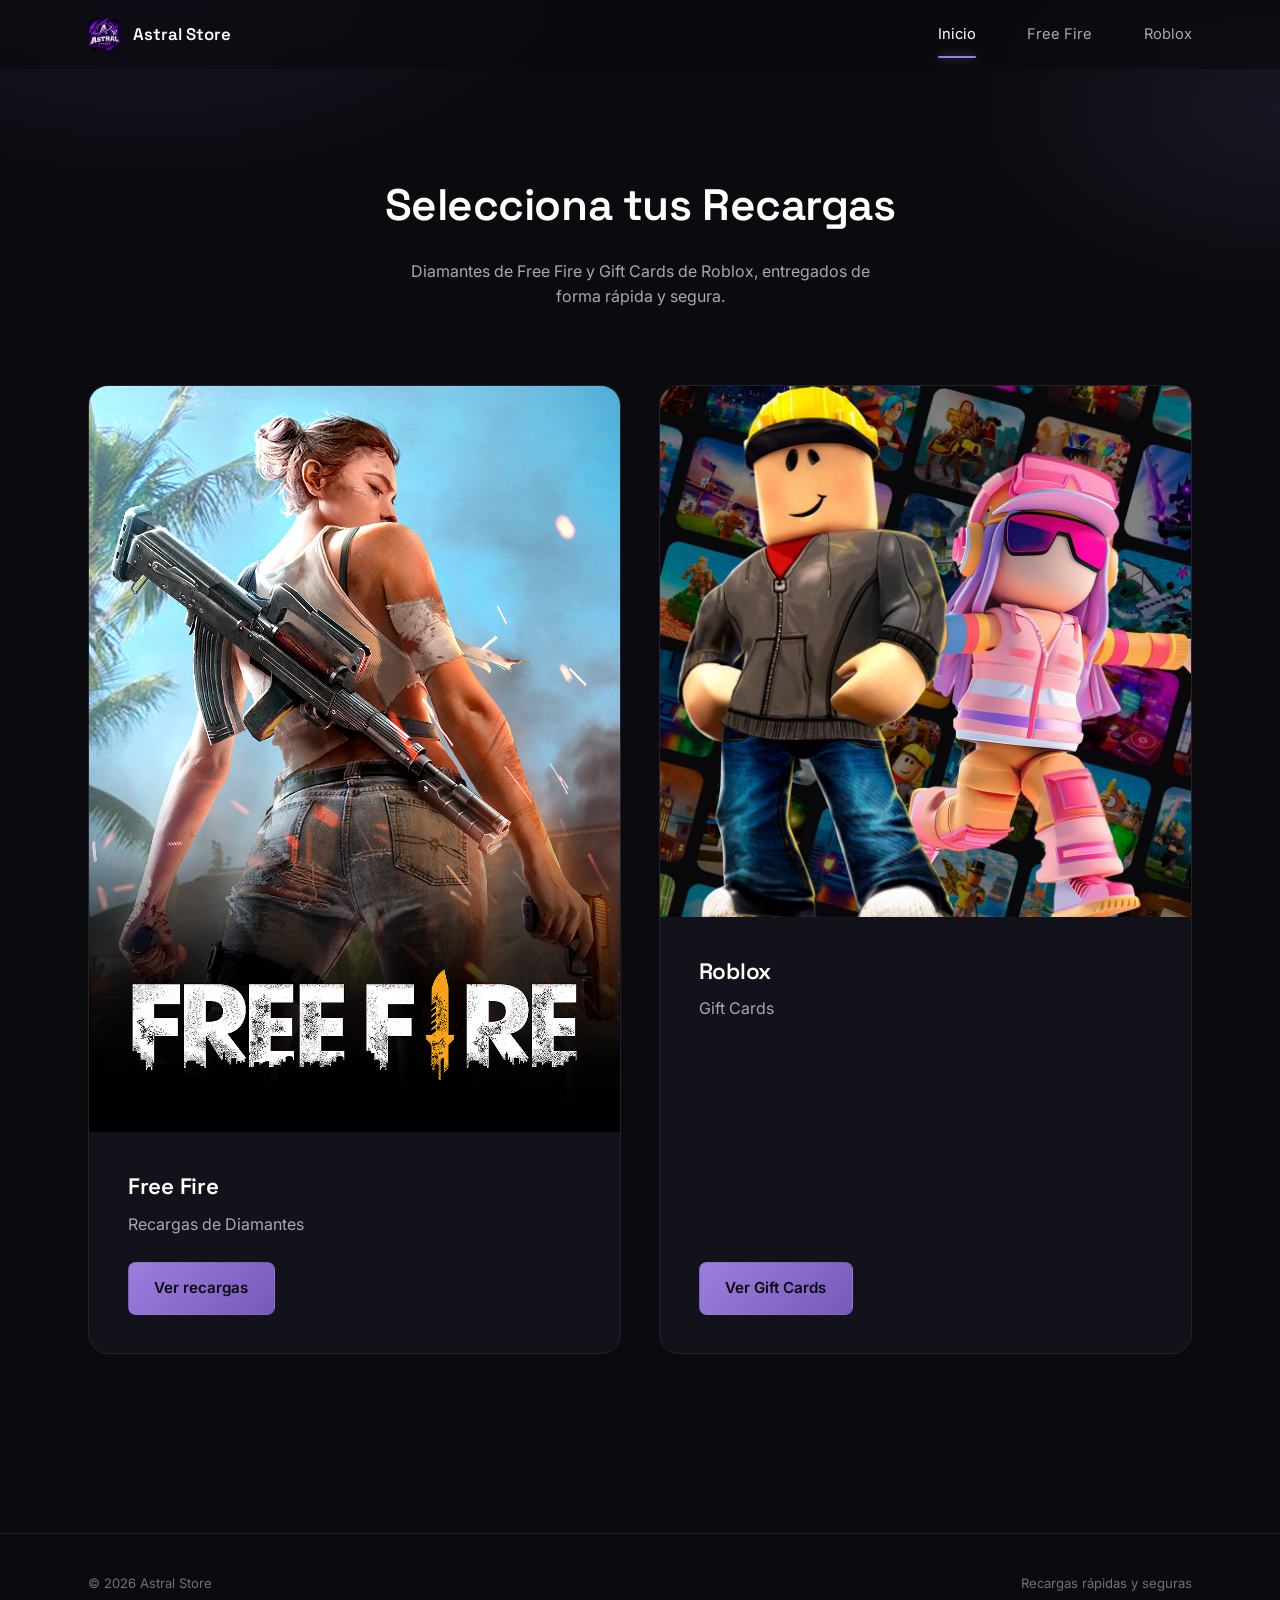
<file: index.html>
<!DOCTYPE html>
<html lang="es">
<head>
  <meta charset="UTF-8" />
  <meta name="viewport" content="width=device-width, initial-scale=1.0" />
  <title>Astral Store — Recargas Free Fire y Gift Cards Roblox</title>
  <meta name="description" content="Astral Store: recargas de Diamantes de Free Fire y Gift Cards de Roblox, entrega rápida y segura." />
  <link rel="stylesheet" href="css/style.css" />
</head>
<body>

  <header class="navbar">
    <div class="container">
      <a href="index.html" class="brand">
        <img src="assets/logo.png" alt="Astral Store" data-fallback-label="Astral Store" />
        <span>Astral Store</span>
      </a>

      <nav class="nav-links" id="navLinks">
        <a href="index.html" class="active">Inicio</a>
        <a href="freefire.html">Free Fire</a>
        <a href="roblox.html">Roblox</a>
      </nav>

      <button class="nav-toggle" id="navToggle" aria-label="Abrir menú" aria-expanded="false">
        <span></span><span></span><span></span>
      </button>
    </div>
  </header>

  <main>
    <section class="hero container">
      <h1>Selecciona tus Recargas</h1>
      <p>Diamantes de Free Fire y Gift Cards de Roblox, entregados de forma rápida y segura.</p>
    </section>

    <section class="container">
      <div class="game-grid">

        <article class="game-card">
          <div class="game-card__media">
            <img src="assets/freefire.jpg" alt="Free Fire" data-fallback-label="Free Fire" />
          </div>
          <div class="game-card__body">
            <h2>Free Fire</h2>
            <p>Recargas de Diamantes</p>
            <a href="freefire.html" class="btn btn-primary">Ver recargas</a>
          </div>
        </article>

        <article class="game-card">
          <div class="game-card__media">
            <img src="assets/roblox.jpg" alt="Roblox" data-fallback-label="Roblox" />
          </div>
          <div class="game-card__body">
            <h2>Roblox</h2>
            <p>Gift Cards</p>
            <a href="roblox.html" class="btn btn-primary">Ver Gift Cards</a>
          </div>
        </article>

      </div>
    </section>
  </main>

  <footer class="footer">
    <div class="container">
      <span>© <span data-year></span> Astral Store</span>
      <span>Recargas rápidas y seguras</span>
    </div>
  </footer>

  <script src="js/main.js"></script>
</body>
</html>
</file>
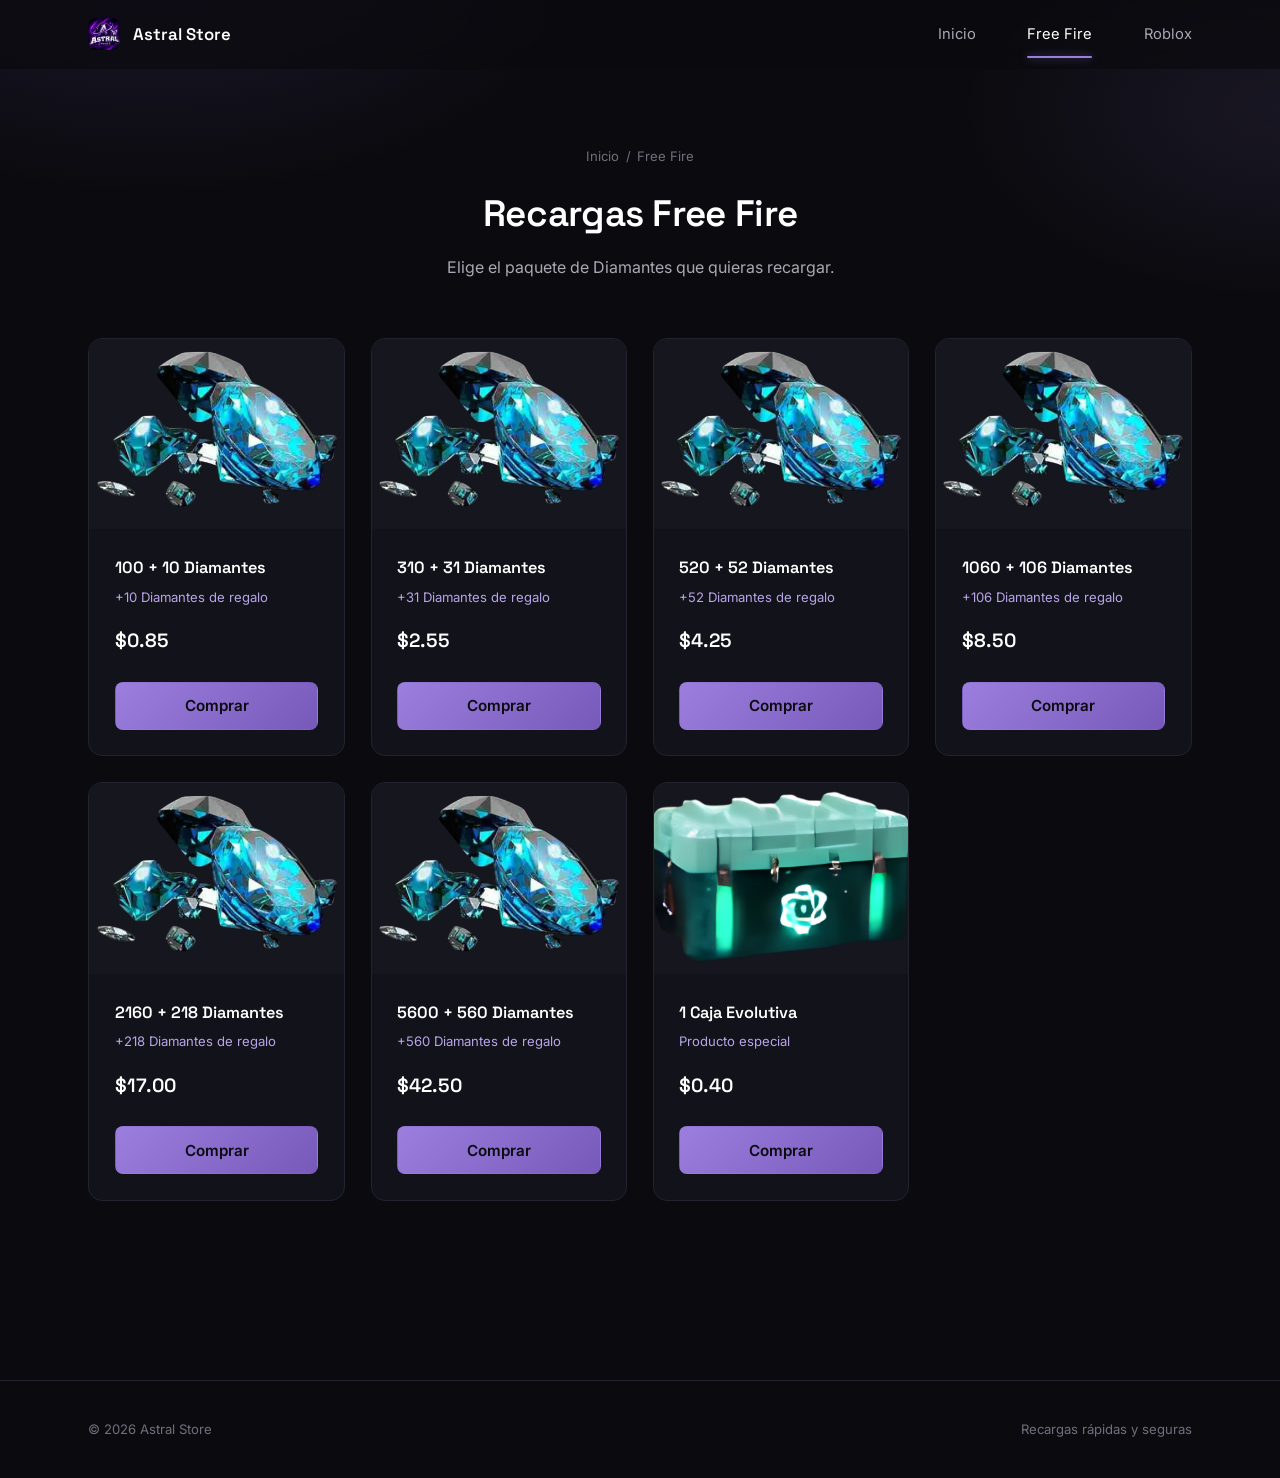
<file: freefire.html>
<!DOCTYPE html>
<html lang="es">
<head>
  <meta charset="UTF-8" />
  <meta name="viewport" content="width=device-width, initial-scale=1.0" />
  <title>Recargas Free Fire — Astral Store</title>
  <meta name="description" content="Recargas de Diamantes de Free Fire. Elige tu paquete y compra en segundos." />
  <link rel="stylesheet" href="css/style.css" />
</head>
<body>

  <header class="navbar">
    <div class="container">
      <a href="index.html" class="brand">
        <img src="assets/logo.png" alt="Astral Store" data-fallback-label="Astral Store" />
        <span>Astral Store</span>
      </a>

      <nav class="nav-links" id="navLinks">
        <a href="index.html">Inicio</a>
        <a href="freefire.html" class="active">Free Fire</a>
        <a href="roblox.html">Roblox</a>
      </nav>

      <button class="nav-toggle" id="navToggle" aria-label="Abrir menú" aria-expanded="false">
        <span></span><span></span><span></span>
      </button>
    </div>
  </header>

  <main>
    <section class="page-header container">
      <div class="breadcrumb">
        <a href="index.html">Inicio</a>
        <span>/</span>
        <span>Free Fire</span>
      </div>
      <h1>Recargas Free Fire</h1>
      <p>Elige el paquete de Diamantes que quieras recargar.</p>
    </section>

    <section class="container">
      <div class="product-grid" id="freefireGrid" aria-live="polite">
        <!-- Los productos se generan dinámicamente desde js/products.js -->
      </div>
    </section>
  </main>

  <footer class="footer">
    <div class="container">
      <span>© <span data-year></span> Astral Store</span>
      <span>Recargas rápidas y seguras</span>
    </div>
  </footer>

  <script type="module" src="js/products.js"></script>
  <script type="module" src="js/orders.js"></script>
  <script type="module" src="js/main.js"></script>
  <script type="module">
    function renderFreeFireGrid() {
      const grid = document.getElementById("freefireGrid");
      if (!grid) return;

      // Leemos la lista directamente desde window para evitar errores de referencia
      const products = window.FREEFIRE_PRODUCTS || [];

      if (!products.length) {
        grid.innerHTML = `<p class="empty-state">No hay productos disponibles por el momento.</p>`;
        return;
      }

      grid.innerHTML = products.map((p) => `
        <article class="product-card">
          <div class="product-card__media">
            <img src="${p.image}" alt="${p.name}" data-fallback-label="${p.name}" />
          </div>
          <div class="product-card__body">
            <span class="product-card__name">${p.name}</span>
            <span class="product-card__bonus">${p.bonus}</span>
            <span class="product-card__price">${window.formatPrice(p.price)}</span>
            <button class="btn btn-primary" data-product-id="${p.id}">Comprar</button>
          </div>
        </article>
      `).join("");

      grid.querySelectorAll("[data-product-id]").forEach((btn) => {
        btn.addEventListener("click", () => {
          const productId = btn.getAttribute("data-product-id");
          window.selectProduct(productId);
        });
      });
    }

    document.addEventListener("DOMContentLoaded", renderFreeFireGrid);
  </script>
</file>
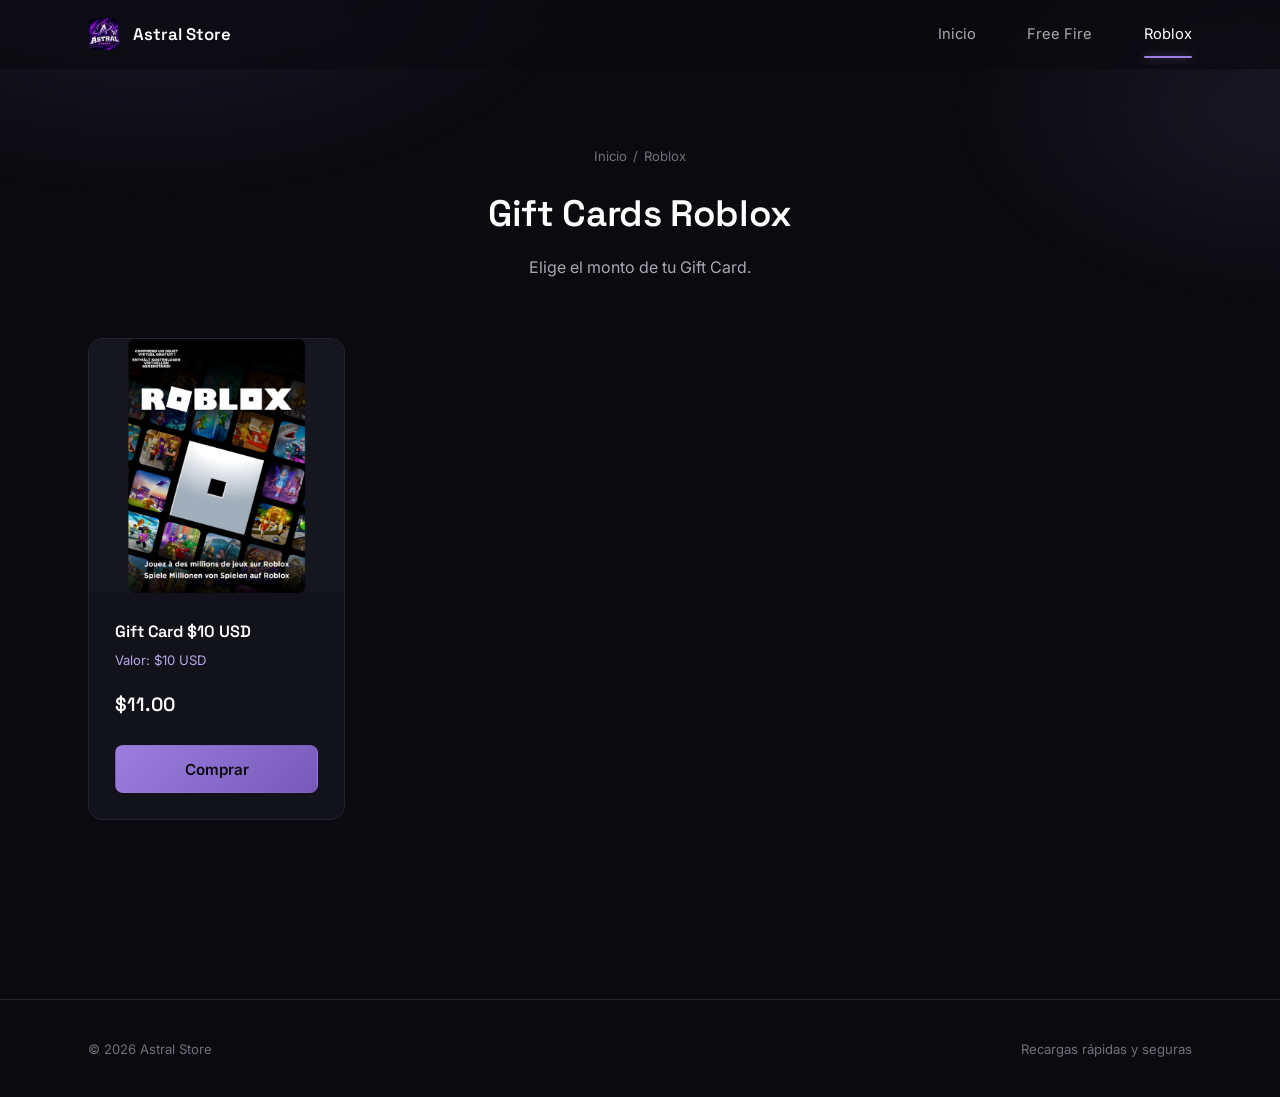
<file: roblox.html>
<!DOCTYPE html>
<html lang="es">
<head>
  <meta charset="UTF-8" />
  <meta name="viewport" content="width=device-width, initial-scale=1.0" />
  <title>Gift Cards Roblox — Astral Store</title>
  <meta name="description" content="Gift Cards de Roblox. Elige tu monto y compra en segundos." />
  <link rel="stylesheet" href="css/style.css" />
</head>
<body>

  <header class="navbar">
    <div class="container">
      <a href="index.html" class="brand">
        <img src="assets/logo.png" alt="Astral Store" data-fallback-label="Astral Store" />
        <span>Astral Store</span>
      </a>

      <nav class="nav-links" id="navLinks">
        <a href="index.html">Inicio</a>
        <a href="freefire.html">Free Fire</a>
        <a href="roblox.html" class="active">Roblox</a>
      </nav>

      <button class="nav-toggle" id="navToggle" aria-label="Abrir menú" aria-expanded="false">
        <span></span><span></span><span></span>
      </button>
    </div>
  </header>

  <main>
    <section class="page-header container">
      <div class="breadcrumb">
        <a href="index.html">Inicio</a>
        <span>/</span>
        <span>Roblox</span>
      </div>
      <h1>Gift Cards Roblox</h1>
      <p>Elige el monto de tu Gift Card.</p>
    </section>

    <section class="container">
      <div class="product-grid" id="robloxGrid" aria-live="polite">
        <!-- Los productos se generan dinámicamente desde js/products.js -->
      </div>
    </section>
  </main>

  <footer class="footer">
    <div class="container">
      <span>© <span data-year></span> Astral Store</span>
      <span>Recargas rápidas y seguras</span>
    </div>
  </footer>

  <script src="js/products.js"></script>
  <script src="js/orders.js"></script>
  <script src="js/main.js"></script>
  <script>
    function renderRobloxGrid() {
      const grid = document.getElementById("robloxGrid");
      if (!grid) return;

      if (!ROBLOX_PRODUCTS.length) {
        grid.innerHTML = `<p class="empty-state">No hay Gift Cards disponibles por el momento.</p>`;
        return;
      }

      grid.innerHTML = ROBLOX_PRODUCTS.map((p) => `
        <article class="product-card">
          <div class="product-card__media">
            <img src="${p.image}" alt="${p.name}" data-fallback-label="${p.name}" />
          </div>
          <div class="product-card__body">
            <span class="product-card__name">${p.name}</span>
            <span class="product-card__bonus">${p.bonus}</span>
            <span class="product-card__price">${formatPrice(p.price)}</span>
            <button class="btn btn-primary" data-product-id="${p.id}">Comprar</button>
          </div>
        </article>
      `).join("");

      grid.querySelectorAll("[data-product-id]").forEach((btn) => {
        btn.addEventListener("click", () => {
          setSelectedProduct(btn.getAttribute("data-product-id"));
          window.location.href = "compra-roblox.html";
        });
      });
    }

    document.addEventListener("DOMContentLoaded", renderRobloxGrid);
  </script>
</body>
</html>
</file>
<file: css/style.css>
/* ==========================================================================
   Astral Store — style.css
   Estética: gaming, oscura, minimalista, negro + morado suave.
   ========================================================================== */

/* --------------------------------------------------------------------
   0. Fuentes
   -------------------------------------------------------------------- */
@import url("https://fonts.googleapis.com/css2?family=Space+Grotesk:wght@500;600;700&family=Inter:wght@400;500;600&display=swap");

/* --------------------------------------------------------------------
   1. Tokens / variables
   -------------------------------------------------------------------- */
:root {
  /* Colores base */
  --bg-primary: #0b0b0f;
  --bg-secondary: #12121a;
  --bg-elevated: #16161f;
  --border-subtle: #232330;
  --border-strong: #2e2e3d;

  --purple-main: #9b7ede;
  --purple-secondary: #7659b8;
  --purple-light: #b8a5e8;

  --text-primary: #ffffff;
  --text-secondary: #a8a8b3;
  --text-muted: #6f6f7d;

  --success: #6fcf97;
  --error: #e08585;

  /* Tipografía */
  --font-display: "Space Grotesk", "Inter", sans-serif;
  --font-body: "Inter", sans-serif;

  /* Espaciado */
  --space-1: 0.4rem;
  --space-2: 0.8rem;
  --space-3: 1.2rem;
  --space-4: 1.6rem;
  --space-5: 2.4rem;
  --space-6: 3.2rem;
  --space-7: 4.8rem;
  --space-8: 6.4rem;

  /* Forma */
  --radius-s: 8px;
  --radius-m: 14px;
  --radius-l: 20px;

  /* Sombras / glow */
  --glow-soft: 0 0 0 1px rgba(155, 126, 222, 0.12), 0 12px 32px -12px rgba(118, 89, 184, 0.35);
  --glow-strong: 0 0 0 1px rgba(155, 126, 222, 0.25), 0 20px 48px -14px rgba(155, 126, 222, 0.45);

  --transition-fast: 160ms ease;
  --transition-base: 240ms cubic-bezier(0.2, 0.7, 0.3, 1);

  --content-width: 1180px;
}

/* --------------------------------------------------------------------
   2. Reset
   -------------------------------------------------------------------- */
*,
*::before,
*::after {
  box-sizing: border-box;
}

html {
  scroll-behavior: smooth;
}

@media (prefers-reduced-motion: reduce) {
  html {
    scroll-behavior: auto;
  }
  *,
  *::before,
  *::after {
    animation-duration: 0.001ms !important;
    animation-iteration-count: 1 !important;
    transition-duration: 0.001ms !important;
  }
}

body {
  margin: 0;
  background: var(--bg-primary);
  color: var(--text-primary);
  font-family: var(--font-body);
  font-size: 16px;
  line-height: 1.55;
  -webkit-font-smoothing: antialiased;
  min-height: 100vh;
  display: flex;
  flex-direction: column;
}

img {
  max-width: 100%;
  display: block;
}

a {
  color: inherit;
  text-decoration: none;
}

button,
input {
  font-family: inherit;
  color: inherit;
}

h1,
h2,
h3,
h4 {
  font-family: var(--font-display);
  font-weight: 600;
  margin: 0;
  letter-spacing: -0.01em;
}

p {
  margin: 0;
}

ul {
  margin: 0;
  padding: 0;
  list-style: none;
}

:focus-visible {
  outline: 2px solid var(--purple-light);
  outline-offset: 3px;
  border-radius: 4px;
}

main {
  flex: 1;
}

.container {
  width: 100%;
  max-width: var(--content-width);
  margin-inline: auto;
  padding-inline: var(--space-5);
}

@media (max-width: 640px) {
  .container {
    padding-inline: var(--space-4);
  }
}

/* Fondo con glow morado sutil, fijo detrás del contenido */
body::before {
  content: "";
  position: fixed;
  inset: 0;
  z-index: -1;
  background:
    radial-gradient(760px 420px at 12% -6%, rgba(118, 89, 184, 0.16), transparent 60%),
    radial-gradient(600px 360px at 100% 12%, rgba(155, 126, 222, 0.10), transparent 55%);
}

/* --------------------------------------------------------------------
   3. Navbar
   -------------------------------------------------------------------- */
.navbar {
  position: sticky;
  top: 0;
  z-index: 50;
  border-bottom: 1px solid transparent;
  background: rgba(11, 11, 15, 0.7);
  backdrop-filter: blur(10px);
  transition: background var(--transition-base), border-color var(--transition-base);
}

.navbar--scrolled {
  background: rgba(11, 11, 15, 0.92);
  border-bottom-color: var(--border-subtle);
}

.navbar .container {
  display: flex;
  align-items: center;
  justify-content: space-between;
  height: 68px;
}

.brand {
  display: flex;
  align-items: center;
  gap: var(--space-2);
  font-family: var(--font-display);
  font-size: 1.05rem;
  font-weight: 600;
}

.brand img {
  width: 32px;
  height: 32px;
  border-radius: 8px;
  object-fit: cover;
}

.brand .img-placeholder {
  width: 32px;
  height: 32px;
  border-radius: 8px;
}

.brand .img-placeholder svg {
  width: 16px;
  height: 16px;
}

.brand .img-placeholder span {
  display: none;
}

.nav-links {
  display: flex;
  align-items: center;
  gap: var(--space-6);
}

.nav-links a {
  font-size: 0.92rem;
  color: var(--text-secondary);
  position: relative;
  padding-block: var(--space-1);
  transition: color var(--transition-fast);
}

.nav-links a:hover,
.nav-links a.active {
  color: var(--text-primary);
}

.nav-links a.active::after {
  content: "";
  position: absolute;
  left: 0;
  right: 0;
  bottom: -6px;
  height: 2px;
  border-radius: 2px;
  background: var(--purple-main);
  box-shadow: 0 0 8px rgba(155, 126, 222, 0.6);
}

.nav-toggle {
  display: none;
  flex-direction: column;
  justify-content: center;
  gap: 5px;
  width: 38px;
  height: 38px;
  background: transparent;
  border: 1px solid var(--border-subtle);
  border-radius: var(--radius-s);
  cursor: pointer;
}

.nav-toggle span {
  display: block;
  width: 16px;
  height: 1.5px;
  margin-inline: auto;
  background: var(--text-primary);
  transition: transform var(--transition-base), opacity var(--transition-base);
}

.nav-toggle--open span:nth-child(1) {
  transform: translateY(6.5px) rotate(45deg);
}
.nav-toggle--open span:nth-child(2) {
  opacity: 0;
}
.nav-toggle--open span:nth-child(3) {
  transform: translateY(-6.5px) rotate(-45deg);
}

@media (max-width: 760px) {
  .nav-toggle {
    display: flex;
  }

  .nav-links {
    position: absolute;
    top: 68px;
    left: 0;
    right: 0;
    flex-direction: column;
    align-items: stretch;
    gap: 0;
    background: var(--bg-secondary);
    border-bottom: 1px solid var(--border-subtle);
    max-height: 0;
    overflow: hidden;
    transition: max-height var(--transition-base);
  }

  .nav-links--open {
    max-height: 260px;
  }

  .nav-links a {
    padding: var(--space-3) var(--space-4);
    border-top: 1px solid var(--border-subtle);
  }

  .nav-links a.active::after {
    display: none;
  }
}

/* --------------------------------------------------------------------
   4. Botones
   -------------------------------------------------------------------- */
.btn {
  display: inline-flex;
  align-items: center;
  justify-content: center;
  gap: var(--space-2);
  padding: 0.85rem 1.6rem;
  border-radius: var(--radius-s);
  border: 1px solid transparent;
  font-family: var(--font-body);
  font-size: 0.95rem;
  font-weight: 600;
  cursor: pointer;
  transition: transform var(--transition-fast), box-shadow var(--transition-fast),
    background var(--transition-fast), border-color var(--transition-fast);
}

.btn:active {
  transform: translateY(1px);
}

.btn-primary {
  background: linear-gradient(135deg, var(--purple-main), var(--purple-secondary));
  color: #0b0b0f;
}

.btn-primary:hover {
  box-shadow: 0 10px 26px -8px rgba(155, 126, 222, 0.55);
}

.btn-secondary {
  background: transparent;
  border-color: var(--border-strong);
  color: var(--text-primary);
}

.btn-secondary:hover {
  border-color: var(--purple-main);
  color: var(--purple-light);
}

.btn-block {
  width: 100%;
}

.btn:disabled {
  opacity: 0.6;
  cursor: not-allowed;
}

.spinner {
  width: 14px;
  height: 14px;
  border-radius: 50%;
  border: 2px solid rgba(11, 11, 15, 0.35);
  border-top-color: #0b0b0f;
  animation: spin 0.7s linear infinite;
}

@keyframes spin {
  to {
    transform: rotate(360deg);
  }
}

/* --------------------------------------------------------------------
   5. Hero / Inicio
   -------------------------------------------------------------------- */
.hero {
  padding-block: var(--space-8) var(--space-6);
  text-align: center;
}

.hero h1 {
  font-size: clamp(2rem, 4vw, 2.75rem);
  margin-bottom: var(--space-3);
}

.hero p {
  color: var(--text-secondary);
  max-width: 480px;
  margin-inline: auto;
}

.game-grid {
  display: grid;
  grid-template-columns: repeat(2, 1fr);
  gap: var(--space-5);
  padding-block: var(--space-4) var(--space-8);
}

@media (max-width: 720px) {
  .game-grid {
    grid-template-columns: 1fr;
  }
}

.game-card {
  display: flex;
  flex-direction: column;
  background: var(--bg-secondary);
  border: 1px solid var(--border-subtle);
  border-radius: var(--radius-l);
  overflow: hidden;
  transition: transform var(--transition-base), box-shadow var(--transition-base),
    border-color var(--transition-base);
}

.game-card:hover {
  transform: translateY(-6px);
  border-color: rgba(155, 126, 222, 0.35);
  box-shadow: var(--glow-strong);
}

.game-card__media {
  aspect-ratio: 16 / 10;
  background: var(--bg-elevated);
}

.game-card__media img,
.game-card__media .img-placeholder {
  width: 100%;
  height: 100%;
  object-fit: cover;
}

.game-card__body {
  padding: var(--space-5);
  display: flex;
  flex-direction: column;
  gap: var(--space-1);
  flex: 1;
}

.game-card__body h2 {
  font-size: 1.4rem;
}

.game-card__body p {
  color: var(--text-secondary);
  margin-bottom: var(--space-3);
}

.game-card__body .btn {
  margin-top: auto;
  align-self: flex-start;
}

/* --------------------------------------------------------------------
   6. Placeholder de imagen
   -------------------------------------------------------------------- */
.img-placeholder {
  display: flex;
  flex-direction: column;
  align-items: center;
  justify-content: center;
  gap: var(--space-2);
  width: 100%;
  height: 100%;
  min-height: 120px;
  background: linear-gradient(160deg, var(--bg-elevated), var(--bg-secondary));
  border: 1px dashed var(--border-strong);
  color: var(--purple-light);
  text-align: center;
  padding: var(--space-3);
}

.img-placeholder svg {
  width: 28px;
  height: 28px;
  opacity: 0.8;
}

.img-placeholder span {
  font-size: 0.78rem;
  color: var(--text-muted);
}

/* --------------------------------------------------------------------
   7. Páginas de categoría (Free Fire / Roblox)
   -------------------------------------------------------------------- */
.page-header {
  padding-block: var(--space-7) var(--space-5);
  text-align: center;
}

.page-header h1 {
  font-size: clamp(1.8rem, 3.4vw, 2.3rem);
  margin-bottom: var(--space-2);
}

.page-header p {
  color: var(--text-secondary);
}

.breadcrumb {
  display: flex;
  justify-content: center;
  gap: var(--space-1);
  font-size: 0.82rem;
  color: var(--text-muted);
  margin-bottom: var(--space-3);
}

.breadcrumb a {
  color: var(--text-muted);
  transition: color var(--transition-fast);
}

.breadcrumb a:hover {
  color: var(--purple-light);
}

.product-grid {
  display: grid;
  grid-template-columns: repeat(auto-fill, minmax(230px, 1fr));
  gap: var(--space-4);
  padding-block: var(--space-3) var(--space-8);
}

.product-card {
  display: flex;
  flex-direction: column;
  background: var(--bg-secondary);
  border: 1px solid var(--border-subtle);
  border-radius: var(--radius-m);
  overflow: hidden;
  transition: transform var(--transition-base), box-shadow var(--transition-base),
    border-color var(--transition-base);
}

.product-card:hover {
  transform: translateY(-4px);
  border-color: rgba(155, 126, 222, 0.3);
  box-shadow: var(--glow-soft);
}

.product-card__media {
  aspect-ratio: 4 / 3;
  background: var(--bg-elevated);
}

.product-card__media img,
.product-card__media .img-placeholder {
  width: 100%;
  height: 100%;
  object-fit: cover;
}

.product-card__body {
  padding: var(--space-4);
  display: flex;
  flex-direction: column;
  gap: var(--space-1);
  flex: 1;
}

.product-card__name {
  font-family: var(--font-display);
  font-size: 1.02rem;
  font-weight: 600;
}

.product-card__bonus {
  font-size: 0.82rem;
  color: var(--purple-light);
}

.product-card__price {
  margin-top: var(--space-2);
  font-family: var(--font-display);
  font-size: 1.2rem;
  font-weight: 600;
}

.product-card .btn {
  margin-top: var(--space-3);
}

/* --------------------------------------------------------------------
   8. Páginas de compra (2 columnas)
   -------------------------------------------------------------------- */
.purchase {
  padding-block: var(--space-6) var(--space-8);
}

.purchase-grid {
  display: grid;
  grid-template-columns: 1fr 1fr;
  gap: var(--space-6);
  align-items: start;
}

@media (max-width: 820px) {
  .purchase-grid {
    grid-template-columns: 1fr;
  }
}

.purchase-media {
  position: sticky;
  top: 90px;
  aspect-ratio: 4 / 3;
  background: var(--bg-secondary);
  border: 1px solid var(--border-subtle);
  border-radius: var(--radius-l);
  overflow: hidden;
}

@media (max-width: 820px) {
  .purchase-media {
    position: static;
  }
}

.purchase-media img,
.purchase-media .img-placeholder {
  width: 100%;
  height: 100%;
  object-fit: cover;
}

.purchase-panel {
  background: var(--bg-secondary);
  border: 1px solid var(--border-subtle);
  border-radius: var(--radius-l);
  padding: var(--space-5);
  display: flex;
  flex-direction: column;
  gap: var(--space-4);
}

.purchase-panel__label {
  font-size: 0.8rem;
  color: var(--text-muted);
}

.purchase-panel__name {
  font-family: var(--font-display);
  font-size: 1.4rem;
}

.purchase-panel__price {
  font-family: var(--font-display);
  font-size: 1.8rem;
  color: var(--purple-light);
}

.field {
  display: flex;
  flex-direction: column;
  gap: var(--space-1);
}

.field label {
  font-size: 0.88rem;
  color: var(--text-secondary);
}

.field input {
  background: var(--bg-primary);
  border: 1px solid var(--border-strong);
  border-radius: var(--radius-s);
  padding: 0.85rem 1rem;
  font-size: 0.95rem;
  transition: border-color var(--transition-fast), box-shadow var(--transition-fast);
}

.field input::placeholder {
  color: var(--text-muted);
}

.field input:focus {
  outline: none;
  border-color: var(--purple-main);
  box-shadow: 0 0 0 3px rgba(155, 126, 222, 0.18);
}

.field input.input--error {
  border-color: var(--error);
}

.field-error {
  font-size: 0.8rem;
  color: var(--error);
}

.divider {
  height: 1px;
  background: var(--border-subtle);
  margin-block: var(--space-1);
}

/* --------------------------------------------------------------------
   9. Confirmación de pedido
   -------------------------------------------------------------------- */
.confirmation {
  padding-block: var(--space-7) var(--space-8);
  display: flex;
  justify-content: center;
}

.confirmation-card {
  width: 100%;
  max-width: 560px;
  background: var(--bg-secondary);
  border: 1px solid var(--border-subtle);
  border-radius: var(--radius-l);
  padding: var(--space-6);
  text-align: center;
  box-shadow: var(--glow-soft);
}

.confirmation-icon {
  width: 56px;
  height: 56px;
  margin-inline: auto var(--space-4);
  border-radius: 50%;
  background: radial-gradient(circle, rgba(155, 126, 222, 0.25), transparent 70%);
  display: flex;
  align-items: center;
  justify-content: center;
  color: var(--purple-light);
}

.confirmation-card h1 {
  font-size: 1.6rem;
  margin-bottom: var(--space-3);
}

.confirmation-note {
  color: var(--text-secondary);
  font-size: 0.92rem;
  max-width: 420px;
  margin-inline: auto;
}

.order-number-label {
  margin-top: var(--space-6);
  font-size: 0.85rem;
  color: var(--text-muted);
}

.order-number {
  font-family: var(--font-display);
  font-size: clamp(3rem, 10vw, 4rem);
  font-weight: 700;
  color: var(--purple-light);
  text-shadow: 0 0 28px rgba(155, 126, 222, 0.35);
  line-height: 1.1;
}

.order-summary {
  margin-top: var(--space-5);
  text-align: left;
  background: var(--bg-primary);
  border: 1px solid var(--border-subtle);
  border-radius: var(--radius-m);
  padding: var(--space-4);
  display: flex;
  flex-direction: column;
  gap: var(--space-2);
}

.order-summary__row {
  display: flex;
  justify-content: space-between;
  font-size: 0.9rem;
  gap: var(--space-3);
}

.order-summary__row span:first-child {
  color: var(--text-muted);
}

.confirmation-actions {
  margin-top: var(--space-6);
  display: flex;
  flex-direction: column;
  gap: var(--space-3);
}

/* --------------------------------------------------------------------
   10. Footer
   -------------------------------------------------------------------- */
.footer {
  border-top: 1px solid var(--border-subtle);
  padding-block: var(--space-5);
  margin-top: var(--space-7);
}

.footer .container {
  display: flex;
  align-items: center;
  justify-content: space-between;
  flex-wrap: wrap;
  gap: var(--space-2);
  font-size: 0.82rem;
  color: var(--text-muted);
}

/* --------------------------------------------------------------------
   11. Estados vacíos / genéricos
   -------------------------------------------------------------------- */
.empty-state {
  text-align: center;
  padding-block: var(--space-6);
  color: var(--text-secondary);
}
</file>
